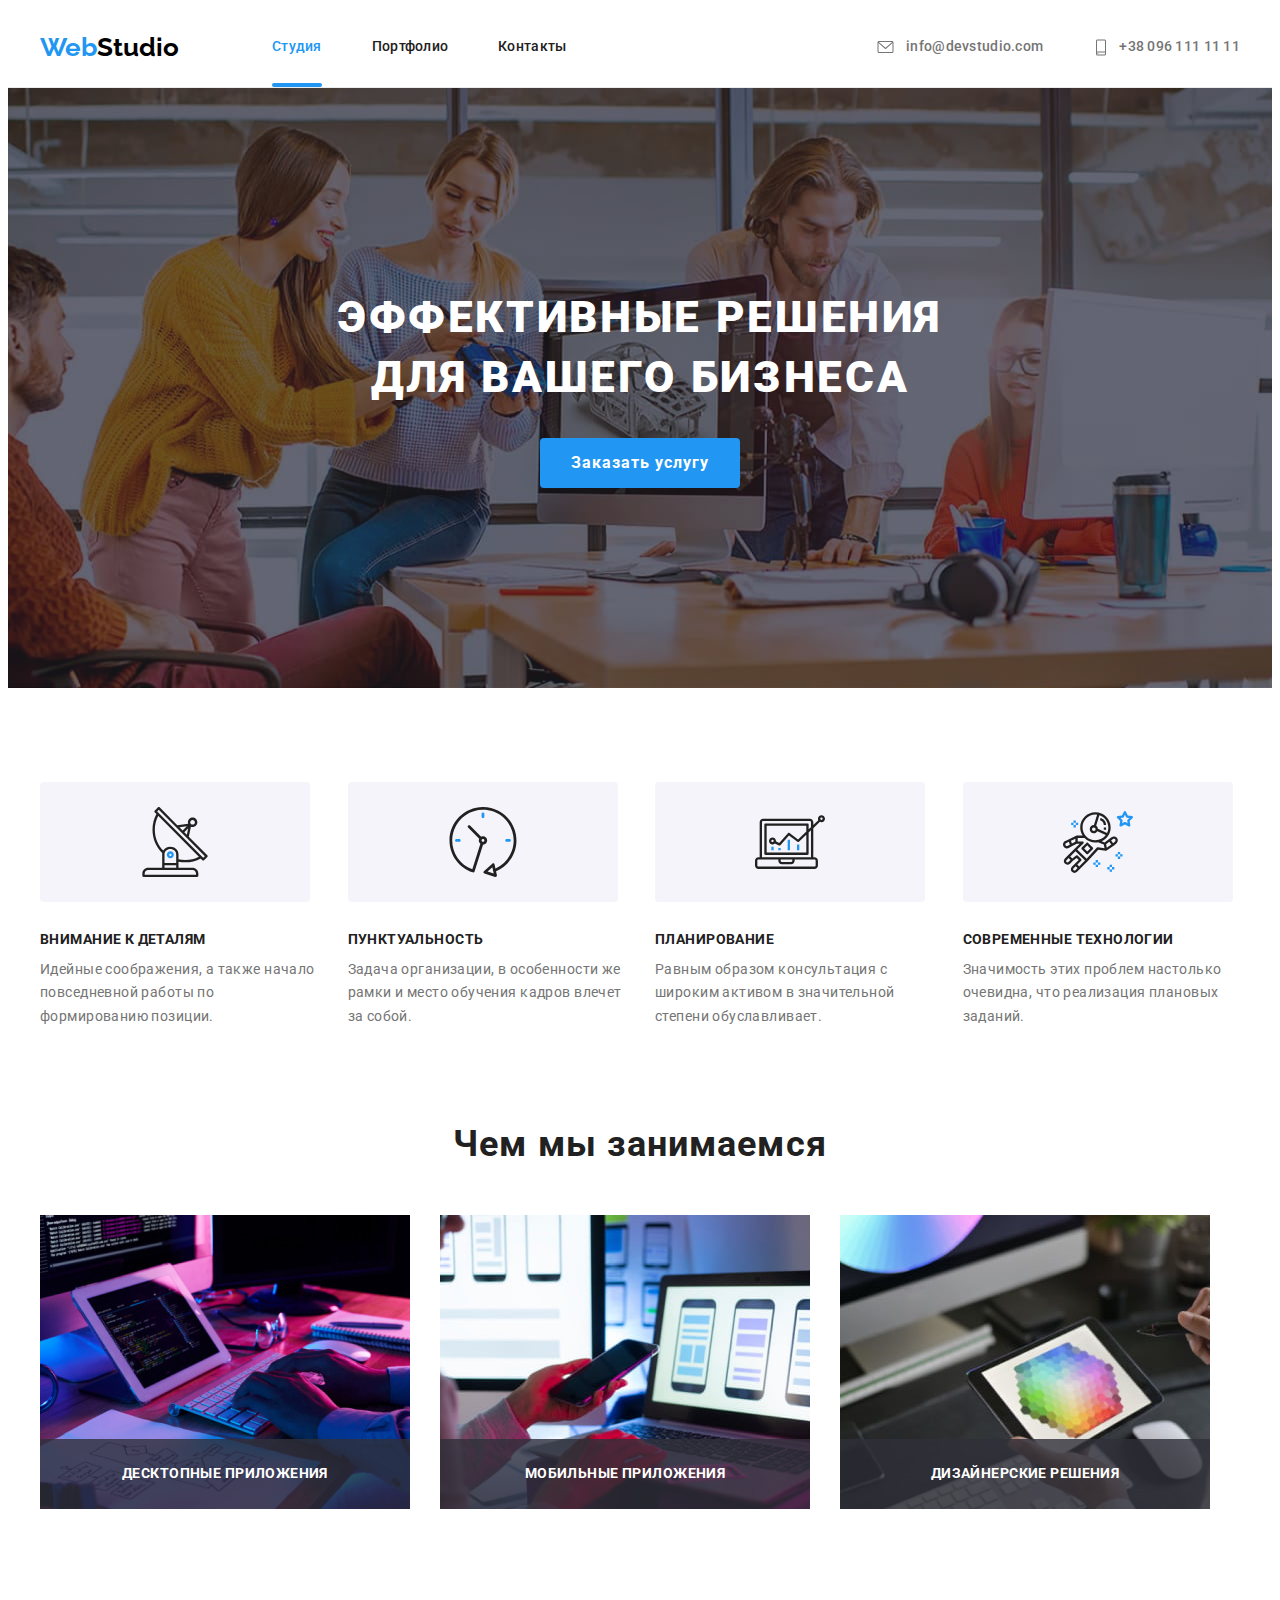
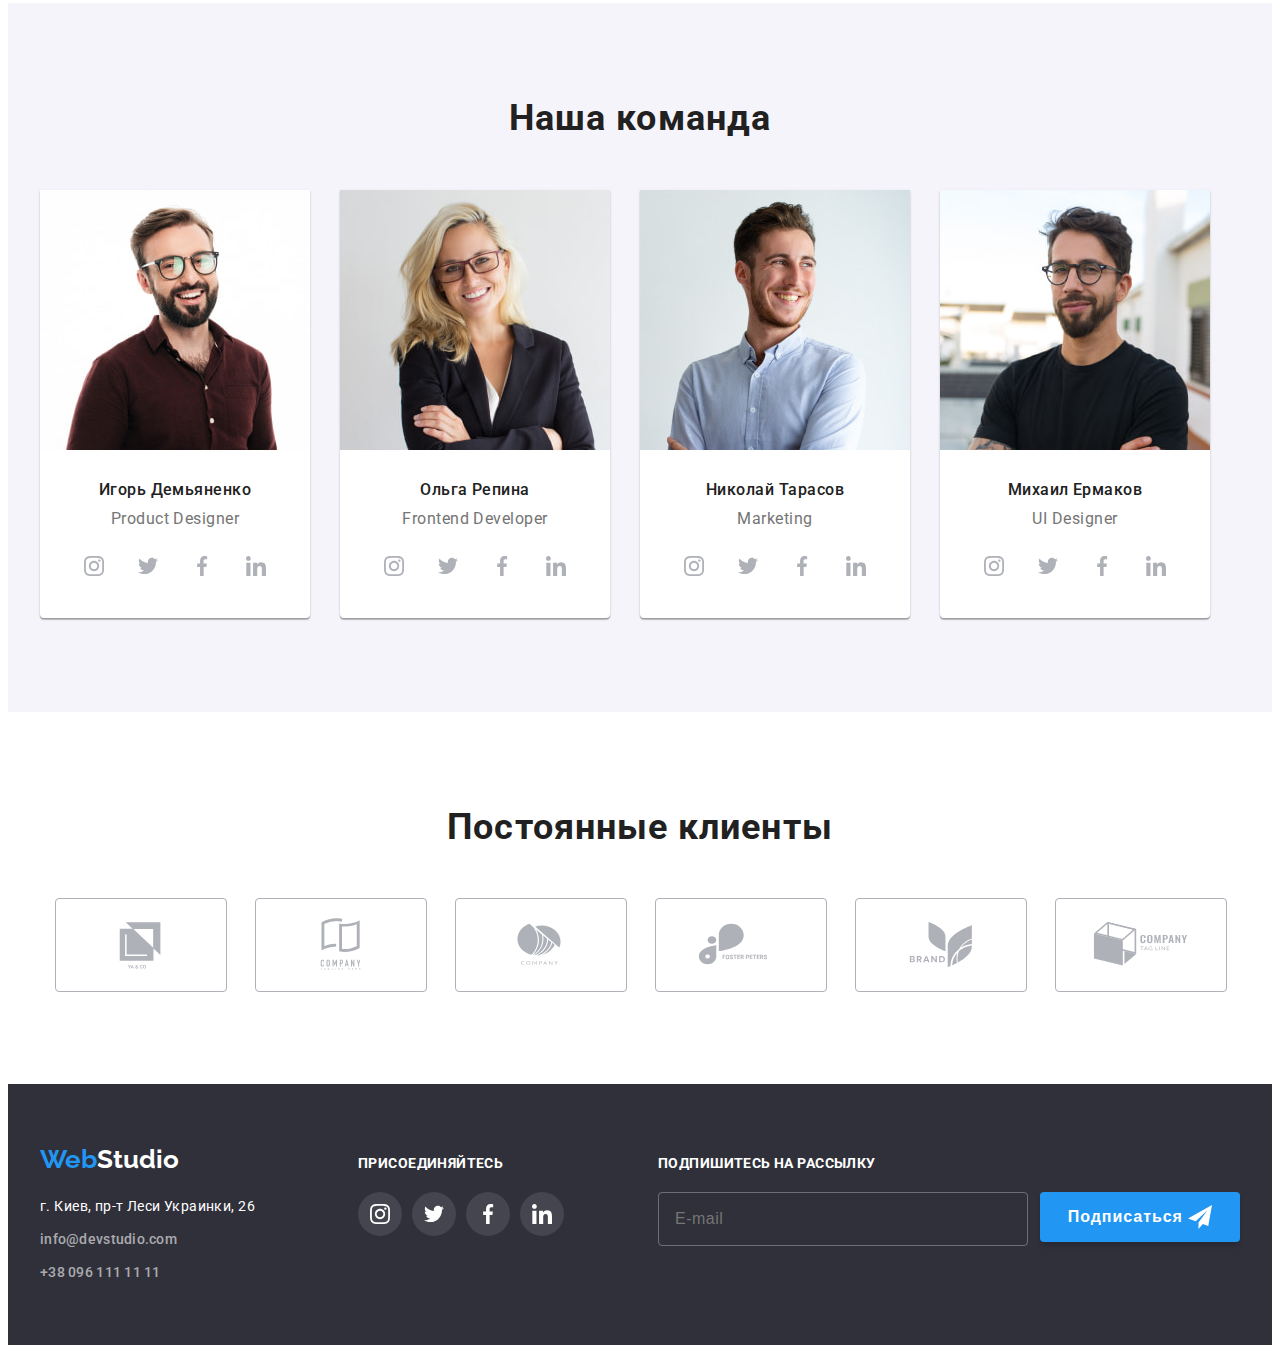
<file: index.html>
<!DOCTYPE html>
<html lang="ru">
  <head>
    <meta charset="UTF-8" />
    <meta http-equiv="X-UA-Compatible" content="IE=edge" />
    <meta name="viewport" content="width=device-width, initial-scale=1.0" />
    <link rel="preconnect" href="https://fonts.googleapis.com" />
    <link rel="preconnect" href="https://fonts.gstatic.com" crossorigin />
    <link
      href="https://fonts.googleapis.com/css2?family=Raleway:wght@700&family=Roboto:wght@400;500;700;900&display=swap"
      rel="stylesheet"
    />
    <title>Студия</title>
    <link
      rel="stylesheet"
      href="https://cdnjs.cloudflare.com/ajax/libs/modern-normalize/1.1.0/modern-normalize.min.css"
      integrity="sha512-wpPYUAdjBVSE4KJnH1VR1HeZfpl1ub8YT/NKx4PuQ5NmX2tKuGu6U/JRp5y+Y8XG2tV+wKQpNHVUX03MfMFn9Q=="
      crossorigin="anonymous"
      referrerpolicy="no-referrer"
    />
    <link rel="stylesheet" href="./css/styles.css" />
  </head>
  <body>
    <header class="header">
      <div class="container header-main">
        <a lang="en" class="logo-header" href="./index.html">
          <span class="logo-blue">Web</span>Studio
        </a>
        <nav class="header-nav">
          <ul class="nav-list list">
            <li class="header-nav-item">
              <a href="./index.html" class="header-link link current">Студия</a>
            </li>
            <li class="header-nav-item">
              <a href="./portfolio.html" class="header-link link">Портфолио</a>
            </li>
            <li class="header-nav-item">
              <a href="./" class="header-link link">Контакты</a>
            </li>
          </ul>
        </nav>
        <ul class="contacts-nav list">
          <li class="contacts-nav-item">
            <a href="mailto:info@devstudio.com" class="header-link mail link">
              <svg class="mail-icon" width="21" height="16">
                <use href="./images/icons.svg#icon-envelope"></use>
              </svg>
              info@devstudio.com</a
            >
          </li>
          <li class="contacts-nav-item">
            <a href="tel:+380961111111" class="header-link tel link">
              <svg class="tel-icon" width="16" height="21">
                <use href="./images/icons.svg#icon-smartphone"></use>
              </svg>
              +38 096 111 11 11</a
            >
          </li>
        </ul>
      </div>
    </header>

    <main>
      <section class="hero">
        <div class="container">
          <h1 class="hero-title">
            Эффективные решения
            <br />
            для вашего бизнеса
          </h1>

          <button type="button" class="hero-btn btn" data-modal-open>
            Заказать услугу
          </button>
        </div>
      </section>

      <!--Особенности-->
      <section class="section">
        <div class="container">
          <h2 class="visually-hidden">Особенности</h2>
          <ul class="features list">
            <li class="features-item">
              <div class="features-bgr">
                <svg class="features-icon" width="70" height="70">
                  <use href="./images/icons.svg#icon-antenna"></use>
                </svg>
              </div>
              <h3 class="features-title">Внимание к деталям</h3>
              <p class="features-text">
                Идейные соображения, а также начало повседневной работы по
                формированию позиции.
              </p>
            </li>
            <li class="features-item">
              <div class="features-bgr">
                <svg class="features-icon" width="70" height="70">
                  <use href="./images/icons.svg#icon-clock"></use>
                </svg>
              </div>
              <h3 class="features-title">Пунктуальность</h3>
              <p class="features-text">
                Задача организации, в особенности же рамки и место обучения
                кадров влечет за собой.
              </p>
            </li>
            <li class="features-item">
              <div class="features-bgr">
                <svg class="features-icon" width="70" height="70">
                  <use href="./images/icons.svg#icon-diagram"></use>
                </svg>
              </div>
              <h3 class="features-title">Планирование</h3>
              <p class="features-text">
                Равным образом консультация с широким активом в значительной
                степени обуславливает.
              </p>
            </li>
            <li class="features-item">
              <div class="features-bgr">
                <svg class="features-icon" width="70" height="70">
                  <use href="./images/icons.svg#icon-astronaut"></use>
                </svg>
              </div>
              <h3 class="features-title">Современные технологии</h3>
              <p class="features-text">
                Значимость этих проблем настолько очевидна, что реализация
                плановых заданий.
              </p>
            </li>
          </ul>
        </div>
      </section>
      <!--Чем мы занимаемся-->
      <section class="section about-us">
        <div class="container">
          <h2 class="work-title title">Чем мы занимаемся</h2>
          <ul class="work-list list">
            <li class="work-item">
              <img
                class="work-img"
                src="./images/img.jpg"
                alt="изображение планшета"
                width="370"
                height="294"
              />
              <p class="work-text">Десктопные приложения</p>
            </li>
            <li class="work-item">
              <img
                class="work-img"
                src="./images/img-1.jpg"
                alt="изображение телефона"
                width="370"
                height="294"
              />
              <p class="work-text">Мобильные приложения</p>
            </li>
            <li class="work-item">
              <img
                class="work-img"
                src="./images/img-2.jpg"
                alt="изображение цветовой палитры"
                width="370"
                height="294"
              />
              <p class="work-text">Дизайнерские решения</p>
            </li>
          </ul>
        </div>
      </section>
      <!--Наша команда-->
      <section class="section team-section">
        <div class="container">
          <h2 class="team-title title">Наша команда</h2>
          <ul class="team list">
            <li class="team-item">
              <img
                class="team-img"
                src="./images/img-3.jpg"
                alt="фотография прожект менеджера"
                width="270"
                height="260"
              />
              <div class="team-content">
                <h3 class="team-after-title">Игорь Демьяненко</h3>
                <p class="team-tex">Product Designer</p>
                <ul class="team-social list">
                  <li class="team-social-item">
                    <a href=" " class="team-social-link link">
                      <svg class="team-social-icon" width="20" height="20">
                        <use href="./images/icons.svg#icon-instagram"></use>
                      </svg>
                    </a>
                  </li>
                  <li class="team-social-item">
                    <a href=" " class="team-social-link link">
                      <svg class="team-social-icon" width="20" height="20">
                        <use href="./images/icons.svg#icon-twitter"></use>
                      </svg>
                    </a>
                  </li>
                  <li class="team-social-item">
                    <a href=" " class="team-social-link link">
                      <svg class="team-social-icon" width="20" height="20">
                        <use href="./images/icons.svg#icon-facebook"></use>
                      </svg>
                    </a>
                  </li>
                  <li class="team-social-item">
                    <a href=" " class="team-social-link link">
                      <svg class="team-social-icon" width="20" height="20">
                        <use href="./images/icons.svg#icon-linkedin"></use>
                      </svg>
                    </a>
                  </li>
                </ul>
              </div>
            </li>
            <li class="team-item">
              <img
                class="team-img"
                src="./images/img-4.jpg"
                alt="фотография фронденд разработчика"
                width="270"
                height="260"
              />
              <div class="team-content">
                <h3 class="team-after-title">Ольга Репина</h3>
                <p class="team-tex">Frontend Developer</p>
                <ul class="team-social list">
                  <li class="team-social-item">
                    <a href=" " class="team-social-link link">
                      <svg class="team-social-icon" width="20" height="20">
                        <use href="./images/icons.svg#icon-instagram"></use>
                      </svg>
                    </a>
                  </li>
                  <li class="team-social-item">
                    <a href=" " class="team-social-link link">
                      <svg class="team-social-icon" width="20" height="20">
                        <use href="./images/icons.svg#icon-twitter"></use>
                      </svg>
                    </a>
                  </li>
                  <li class="team-social-item">
                    <a href=" " class="team-social-link link">
                      <svg class="team-social-icon" width="20" height="20">
                        <use href="./images/icons.svg#icon-facebook"></use>
                      </svg>
                    </a>
                  </li>
                  <li class="team-social-item">
                    <a href=" " class="team-social-link link">
                      <svg class="team-social-icon" width="20" height="20">
                        <use href="./images/icons.svg#icon-linkedin"></use>
                      </svg>
                    </a>
                  </li>
                </ul>
              </div>
            </li>
            <li class="team-item">
              <img
                class="team-img"
                src="./images/img-5.jpg"
                alt="фотография маркетолога"
                width="270"
                height="260"
              />
              <div class="team-content">
                <h3 class="team-after-title">Николай Тарасов</h3>
                <p class="team-tex">Marketing</p>
                <ul class="team-social list">
                  <li class="team-social-item">
                    <a href=" " class="team-social-link link">
                      <svg class="team-social-icon" width="20" height="20">
                        <use href="./images/icons.svg#icon-instagram"></use>
                      </svg>
                    </a>
                  </li>
                  <li class="team-social-item">
                    <a href=" " class="team-social-link link">
                      <svg class="team-social-icon" width="20" height="20">
                        <use href="./images/icons.svg#icon-twitter"></use>
                      </svg>
                    </a>
                  </li>
                  <li class="team-social-item">
                    <a href=" " class="team-social-link link">
                      <svg class="team-social-icon" width="20" height="20">
                        <use href="./images/icons.svg#icon-facebook"></use>
                      </svg>
                    </a>
                  </li>
                  <li class="team-social-item">
                    <a href=" " class="team-social-link link">
                      <svg class="team-social-icon" width="20" height="20">
                        <use href="./images/icons.svg#icon-linkedin"></use>
                      </svg>
                    </a>
                  </li>
                </ul>
              </div>
            </li>
            <li class="team-item">
              <img
                class="team-img"
                src="./images/img-6.jpg"
                alt="фотография дизайнера"
                width="270"
                height="260"
              />
              <div class="team-content">
                <h3 class="team-after-title">Михаил Ермаков</h3>
                <p class="team-tex">UI Designer</p>
                <ul class="team-social list">
                  <li class="team-social-item">
                    <a href=" " class="team-social-link link">
                      <svg class="team-social-icon" width="20" height="20">
                        <use href="./images/icons.svg#icon-instagram"></use>
                      </svg>
                    </a>
                  </li>
                  <li class="team-social-item">
                    <a href=" " class="team-social-link link">
                      <svg class="team-social-icon" width="20" height="20">
                        <use href="./images/icons.svg#icon-twitter"></use>
                      </svg>
                    </a>
                  </li>
                  <li class="team-social-item">
                    <a href=" " class="team-social-link link">
                      <svg class="team-social-icon" width="20" height="20">
                        <use href="./images/icons.svg#icon-facebook"></use>
                      </svg>
                    </a>
                  </li>
                  <li class="team-social-item">
                    <a href=" " class="team-social-link link">
                      <svg class="team-social-icon" width="20" height="20">
                        <use href="./images/icons.svg#icon-linkedin"></use>
                      </svg>
                    </a>
                  </li>
                </ul>
              </div>
            </li>
          </ul>
        </div>
      </section>
      <!--Клиенты-->
      <section class="section clients">
        <div class="container">
          <h2 class="title-clients title">Постоянные клиенты</h2>
          <ul class="clients-list list">
            <li class="clients-item">
              <a href="" class="clients-link link">
                <svg class="clients-icon" width="106" height="60">
                  <use href="./images/icons.svg#icon-Logo_1"></use>
                </svg>
              </a>
            </li>
            <li class="clients-item">
              <a href="" class="clients-link link">
                <svg class="clients-icon" width="106" height="60">
                  <use href="./images/icons.svg#icon-Logo_2"></use>
                </svg>
              </a>
            </li>
            <li class="clients-item">
              <a href="" class="clients-link link">
                <svg class="clients-icon" width="106" height="60">
                  <use href="./images/icons.svg#icon-Logo_3"></use>
                </svg>
              </a>
            </li>
            <li class="clients-item">
              <a href="" class="clients-link link">
                <svg class="clients-icon" width="106" height="60">
                  <use href="./images/icons.svg#icon-Logo_4"></use>
                </svg>
              </a>
            </li>
            <li class="clients-item">
              <a href="" class="clients-link link">
                <svg class="clients-icon" width="106" height="60">
                  <use href="./images/icons.svg#icon-Logo_5"></use>
                </svg>
              </a>
            </li>
            <li class="clients-item">
              <a href="" class="clients-link link">
                <svg class="clients-icon" width="106" height="60">
                  <use href="./images/icons.svg#icon-Logo_6"></use>
                </svg>
              </a>
            </li>
          </ul>
        </div>
      </section>
    </main>
    <!--Подвал-->
    <footer class="footer">
      <div class="container footer-container">
        <div class="footer-container-nav">
          <a lang="en" class="logo-footer" href="./index.html">
            <span class="logo-blue">Web</span>Studio</a
          >

          <address class="footer-address">
            <ul class="footer-nav list">
              <li class="footer-nav-item">
                <a
                  class="footer-address address link"
                  href="https://goo.gl/maps/B6ewJvgk48bcKLAQ6"
                  target="_blank"
                  rel="noopener nofollow noreferr"
                  >г. Киев, пр-т Леси Украинки, 26</a
                >
              </li>
              <li class="footer-nav-item">
                <a
                  href="mailto:info@devstudio.com"
                  class="footer-link mail link"
                  >info@devstudio.com</a
                >
              </li>
              <li class="footer-nav-item">
                <a href="tel:+380961111111" class="footer-link tel link"
                  >+38 096 111 11 11</a
                >
              </li>
            </ul>
          </address>
        </div>
        <div class="footer-social-block">
          <h2 class="footer-title">присоединяйтесь</h2>
          <ul class="footer-social list">
            <li class="footer-social-item">
              <a href=" " class="footer-social-link link">
                <svg class="footer-social-icon" width="20" height="20">
                  <use href="./images/icons.svg#icon-instagram"></use>
                </svg>
              </a>
            </li>
            <li class="footer-social-item">
              <a href=" " class="footer-social-link link">
                <svg class="footer-social-icon" width="20" height="20">
                  <use href="./images/icons.svg#icon-twitter"></use>
                </svg>
              </a>
            </li>
            <li class="footer-social-item">
              <a href=" " class="footer-social-link link">
                <svg class="footer-social-icon" width="20" height="20">
                  <use href="./images/icons.svg#icon-facebook"></use>
                </svg>
              </a>
            </li>
            <li class="footer-social-item">
              <a href=" " class="footer-social-link link">
                <svg class="footer-social-icon" width="20" height="20">
                  <use href="./images/icons.svg#icon-linkedin"></use>
                </svg>
              </a>
            </li>
          </ul>
        </div>
        <div class="subscrible">
          <p class="subscrible-title">Подпишитесь на рассылку</p>
          <div class="modal-subscribe">
            <form class="subscrible-form">
              <div class="subscrible-box">
                <label class="subscrible-lable visually-hidden" for="mail"
                  >E-mail</label
                >
                <input
                  type="email"
                  class="footer-input"
                  name="user-email"
                  id="mail"
                  required
                  placeholder="E-mail "
                />
                <button type="submit" class="btn-footer-send">
                  Подписаться
                  <svg class="footer-modal-icon" width="24" height="24">
                    <use href="./images/icons.svg#icon-icon-send"></use>
                  </svg>
                </button>
              </div>
            </form>
          </div>
        </div>
      </div>
    </footer>
    <!--Modal-->
    <div class="backdrop is-hidden" data-modal>
      <div class="modal">
        <button type="button" class="modal-close" data-modal-close>
          <svg class="btn-modal-close" width="18" height="18">
            <use href="./images/icons.svg#icon-close-black"></use>
          </svg>
        </button>
        <p class="modal-title">Оставьте свои данные, мы вам перезвоним</p>
        <form class="modal-form">
          <div class="modal-field">
            <label class="modal-label" for="user-name"> Имя</label>
            <div class="input-wrap">
              <input
                type="text"
                class="modal-input"
                name="user-name"
                placeholder="Введите имя"
                required
                id="user-name"
              />
              <svg class="input-icon" width="18" height="18">
                <use href="./images/icons.svg#icon-person-mod"></use>
              </svg>
            </div>
          </div>
          <div class="modal-field">
            <label class="modal-label" for="user-tel">Телефон</label>
            <div class="input-wrap">
              <input
                type="tel"
                class="modal-input"
                placeholder="Введите номер телефона"
                name="user-tel"
                id="user-tel"
                required
                value=""
                title="+380 (96) 111-11-11"
              />
              <svg class="input-icon" width="18" height="18">
                <use href="./images/icons.svg#icon-phone-mod"></use>
              </svg>
            </div>
          </div>
          <div class="modal-field">
            <label class="modal-label" for="user-email">Почта</label>
            <div class="input-wrap">
              <input
                type="email"
                class="modal-input"
                name="user-email"
                placeholder="Введите почту"
                id="user-email"
              />
              <svg class="input-icon" width="18" height="18">
                <use href="./images/icons.svg#icon-email-mod"></use>
              </svg>
            </div>
          </div>

          <div class="modal-field">
            <label class="modal-label" for="user-text">Комментарий</label>
            <textarea
              name="user-text"
              id="user-text"
              placeholder="Введите текст"
              class="modal-text"
            ></textarea>
          </div>
          <div class="modal-field-chek">
            <input
              type="checkbox"
              name="policy"
              id="policy"
              class="modal-check visually-hidden"
              value="true"
            />
            <label for="policy" class="check-text">
              <span>
                <svg class="check-icon" width="13" height="10">
                  <use href="./images/icons.svg#icon-check-mod"></use>
                </svg>
              </span>
              Соглашаюсь с рассылкой и принимаю &ensp;

              <a href="" class="modal-link">Условия договора</a></label
            >
          </div>

          <button type="submit" class="hero-btn">Отправить</button>
        </form>
      </div>
    </div>
    <script src="./js/modal.js"></script>
  </body>
</html>
</file>
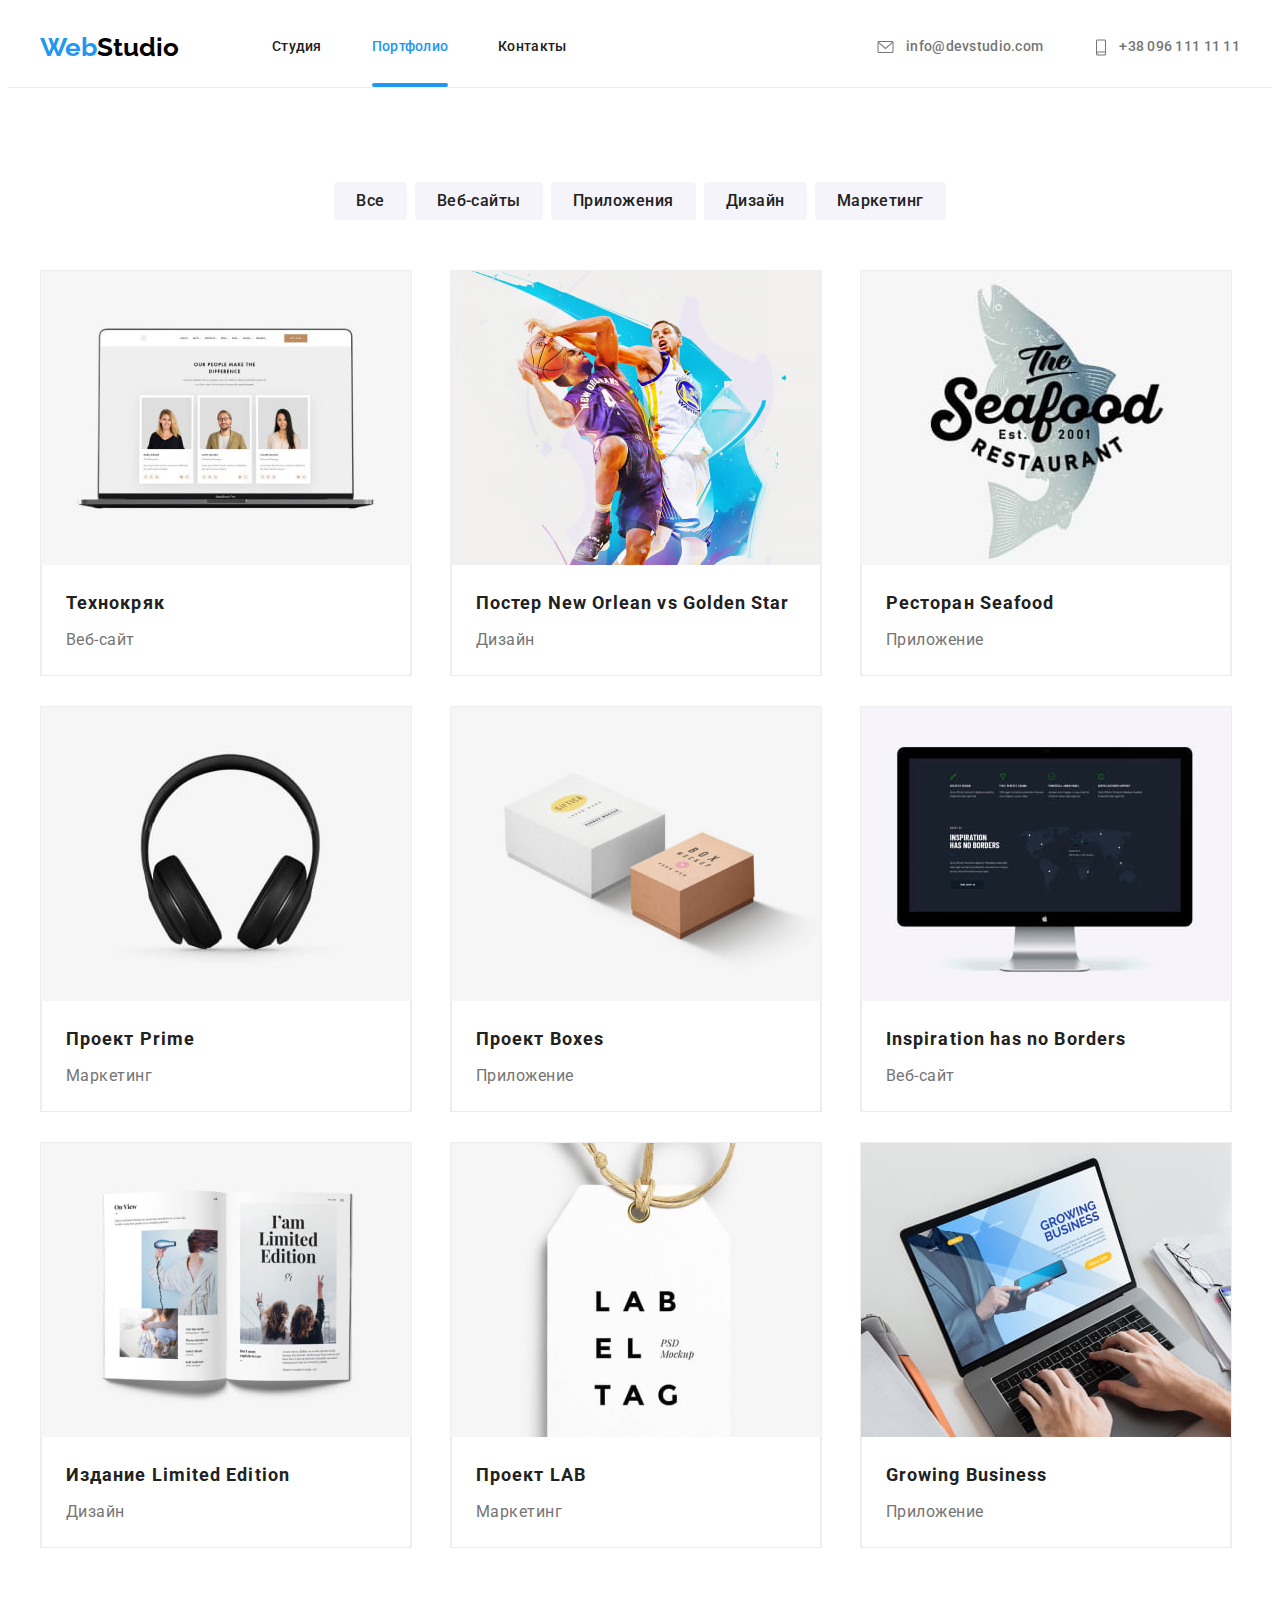
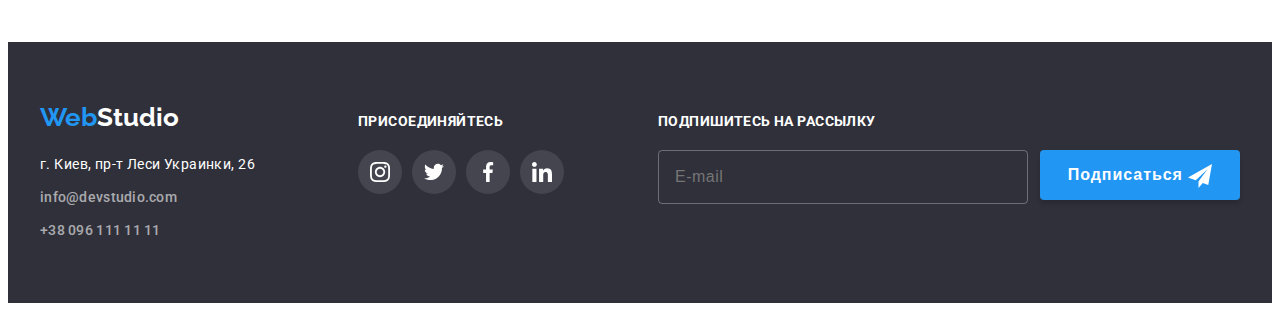
<file: portfolio.html>
<!DOCTYPE html>
<html lang="ru">
  <head>
    <meta charset="UTF-8" />
    <meta http-equiv="X-UA-Compatible" content="IE=edge" />
    <meta name="viewport" content="width=device-width, initial-scale=1.0" />
    <link rel="preconnect" href="https://fonts.googleapis.com" />
    <link rel="preconnect" href="https://fonts.gstatic.com" crossorigin />
    <link
      href="https://fonts.googleapis.com/css2?family=Raleway:wght@700&family=Roboto:wght@400;500;700;900&display=swap"
      rel="stylesheet"
    />
    <title>Портфолио</title>
    <link
      rel="stylesheet"
      href="https://cdnjs.cloudflare.com/ajax/libs/modern-normalize/1.1.0/modern-normalize.min.css"
      integrity="sha512-wpPYUAdjBVSE4KJnH1VR1HeZfpl1ub8YT/NKx4PuQ5NmX2tKuGu6U/JRp5y+Y8XG2tV+wKQpNHVUX03MfMFn9Q=="
      crossorigin="anonymous"
      referrerpolicy="no-referrer"
    />
    <link rel="stylesheet" href="./css/styles.css" />
  </head>
  <body>
    <header class="header">
      <div class="container header-main">
        <a lang="en" class="logo-header" href="./index.html">
          <span class="logo-blue">Web</span>Studio
        </a>
        <nav class="header-nav">
          <ul class="nav-list list">
            <li class="header-nav-item">
              <a href="./index.html" class="header-link link">Студия</a>
            </li>
            <li class="header-nav-item">
              <a href="./portfolio.html" class="header-link link current"
                >Портфолио</a
              >
            </li>
            <li class="header-nav-item">
              <a href="./" class="header-link link">Контакты</a>
            </li>
          </ul>
        </nav>
        <ul class="contacts-nav list">
          <li class="contacts-nav-item">
            <a href="mailto:info@devstudio.com" class="header-link mail link">
              <svg class="mail-icon" width="21" height="16">
                <use href="./images/icons.svg#icon-envelope"></use>
              </svg>
              info@devstudio.com</a
            >
          </li>
          <li class="contacts-nav-item">
            <a href="tel:+380961111111" class="header-link tel link"
              ><svg class="tel-icon" width="16" height="21">
                <use href="./images/icons.svg#icon-smartphone"></use>
              </svg>
              +38 096 111 11 11</a
            >
          </li>
        </ul>
      </div>
    </header>

    <main>
      <section class="section">
        <div class="container">
          <h1 class="visually-hidden">Примеры портфолио</h1>
          <ul class="filter list">
            <li class="filter-item">
              <button type="button" class="portfolio-btn">Все</button>
            </li>
            <li class="filter-item">
              <button type="button" class="portfolio-btn">Веб-сайты</button>
            </li>
            <li class="filter-item">
              <button type="button" class="portfolio-btn">Приложения</button>
            </li>
            <li class="filter-item">
              <button type="button" class="portfolio-btn">Дизайн</button>
            </li>
            <li class="filter-item">
              <button type="button" class="portfolio-btn">Маркетинг</button>
            </li>
          </ul>
          <ul class="projects list">
            <li class="projects-item">
              <a class="projects-link link" href="">
                <div class="projects-top-wrap">
                  <img
                    class="projects-img"
                    src="./images/img-portfolio-1.jpg"
                    alt="Пример работы 1"
                    width="370"
                    height="294"
                  />
                  <p class="projects-top-text">
                    Ресурс предлагает комплексные предложения с разным уровнем
                    функционала и сервисов. Все это позволит посетителю получить
                    исчерпывающие сведения о компании или частном лице.
                  </p>
                </div>

                <div class="projects-content">
                  <h2 class="projects-title">Технокряк</h2>
                  <p class="projects-text">Веб-сайт</p>
                </div>
              </a>
            </li>
            <li class="projects-item">
              <a class="projects-link link" href="">
                <div class="projects-top-wrap">
                  <img
                    class="projects-img"
                    src="./images/img-portfolio-2.jpg"
                    alt="Пример работы 2"
                    width="370"
                    height="294"
                  />
                  <p class="projects-top-text">
                    Ресурс предлагает комплексные предложения с разным уровнем
                    функционала и сервисов. Все это позволит посетителю получить
                    исчерпывающие сведения о компании или частном лице.
                  </p>
                </div>

                <div class="projects-content">
                  <h2 class="projects-title">
                    Постер New Orlean vs Golden Star
                  </h2>
                  <p class="projects-text">Дизайн</p>
                </div>
              </a>
            </li>
            <li class="projects-item">
              <a class="projects-link link" href="">
                <div class="projects-top-wrap">
                  <img
                    class="projects-img"
                    src="./images/img-portfolio-3.jpg"
                    alt="Пример работы 3"
                    width="370"
                    height="294"
                  />
                  <p class="projects-top-text">
                    Ресурс предлагает комплексные предложения с разным уровнем
                    функционала и сервисов. Все это позволит посетителю получить
                    исчерпывающие сведения о компании или частном лице.
                  </p>
                </div>

                <div class="projects-content">
                  <h2 class="projects-title">Ресторан Seafood</h2>
                  <p class="projects-text">Приложение</p>
                </div>
              </a>
            </li>
            <li class="projects-item">
              <a class="projects-link link" href="">
                <div class="projects-top-wrap">
                  <img
                    class="projects-img"
                    src="./images/img-portfolio-4.jpg"
                    alt="Пример работы 4"
                    width="370"
                    height="294"
                  />
                  <p class="projects-top-text">
                    Ресурс предлагает комплексные предложения с разным уровнем
                    функционала и сервисов. Все это позволит посетителю получить
                    исчерпывающие сведения о компании или частном лице.
                  </p>
                </div>
                <div class="projects-content">
                  <h2 class="projects-title">Проект Prime</h2>
                  <p class="projects-text">Маркетинг</p>
                </div>
              </a>
            </li>
            <li class="projects-item">
              <a class="projects-link link" href="">
                <div class="projects-top-wrap">
                  <img
                    class="projects-img"
                    src="./images/img-portfolio-5.jpg"
                    alt="Пример работы 5"
                    width="370"
                    height="294"
                  />
                  <p class="projects-top-text">
                    Ресурс предлагает комплексные предложения с разным уровнем
                    функционала и сервисов. Все это позволит посетителю получить
                    исчерпывающие сведения о компании или частном лице.
                  </p>
                </div>
                <div class="projects-content">
                  <h2 class="projects-title">Проект Boxes</h2>
                  <p class="projects-text">Приложение</p>
                </div>
              </a>
            </li>
            <li class="projects-item">
              <a class="projects-link link" href="">
                <div class="projects-top-wrap">
                  <img
                    class="projects-img"
                    src="./images/img-portfolio-6.jpg"
                    alt="Пример работы 6"
                    width="370"
                    height="294"
                  />
                  <p class="projects-top-text">
                    Ресурс предлагает комплексные предложения с разным уровнем
                    функционала и сервисов. Все это позволит посетителю получить
                    исчерпывающие сведения о компании или частном лице.
                  </p>
                </div>
                <div class="projects-content">
                  <h2 class="projects-title">Inspiration has no Borders</h2>
                  <p class="projects-text">Веб-сайт</p>
                </div>
              </a>
            </li>
            <li class="projects-item">
              <a class="projects-link link" href="">
                <div class="projects-top-wrap">
                  <img
                    class="projects-img"
                    src="./images/img-portfolio-7.jpg"
                    alt="Пример работы 7"
                    width="370"
                    height="294"
                  />
                  <p class="projects-top-text">
                    Ресурс предлагает комплексные предложения с разным уровнем
                    функционала и сервисов. Все это позволит посетителю получить
                    исчерпывающие сведения о компании или частном лице.
                  </p>
                </div>

                <div class="projects-content">
                  <h2 class="projects-title">Издание Limited Edition</h2>
                  <p class="projects-text">Дизайн</p>
                </div>
              </a>
            </li>
            <li class="projects-item">
              <a class="projects-link link" href="">
                <div class="projects-top-wrap">
                  <img
                    class="projects-img"
                    src="./images/img-portfolio-8.jpg"
                    alt="Пример работы 8"
                    width="370"
                    height="294"
                  />
                  <p class="projects-top-text">
                    Ресурс предлагает комплексные предложения с разным уровнем
                    функционала и сервисов. Все это позволит посетителю получить
                    исчерпывающие сведения о компании или частном лице.
                  </p>
                </div>
                <div class="projects-content">
                  <h2 class="projects-title">Проект LAB</h2>
                  <p class="projects-text">Маркетинг</p>
                </div>
              </a>
            </li>
            <li class="projects-item">
              <a class="projects-link link" href="">
                <div class="projects-top-wrap">
                  <img
                    class="projects-img"
                    src="./images/img-portfolio-9.jpg"
                    alt="Пример работы 9"
                    width="370"
                    height="294"
                  />
                  <p class="projects-top-text">
                    Ресурс предлагает комплексные предложения с разным уровнем
                    функционала и сервисов. Все это позволит посетителю получить
                    исчерпывающие сведения о компании или частном лице.
                  </p>
                </div>

                <div class="projects-content">
                  <h2 class="projects-title">Growing Business</h2>
                  <p class="projects-text">Приложение</p>
                </div>
              </a>
            </li>
          </ul>
        </div>
      </section>
    </main>
    <!--Подвал-->
    <footer class="footer">
      <div class="container footer-container">
        <div class="footer-container-nav">
          <a lang="en" class="logo-footer" href="./index.html">
            <span class="logo-blue">Web</span>Studio</a
          >

          <address class="footer-address">
            <ul class="footer-nav list">
              <li class="footer-nav-item">
                <a
                  class="footer-address address link"
                  href="https://goo.gl/maps/B6ewJvgk48bcKLAQ6"
                  target="_blank"
                  rel="noopener nofollow noreferr"
                  >г. Киев, пр-т Леси Украинки, 26</a
                >
              </li>
              <li class="footer-nav-item">
                <a
                  href="mailto:info@devstudio.com"
                  class="footer-link mail link"
                  >info@devstudio.com</a
                >
              </li>
              <li class="footer-nav-item">
                <a href="tel:+380961111111" class="footer-link tel link"
                  >+38 096 111 11 11</a
                >
              </li>
            </ul>
          </address>
        </div>
        <div class="footer-social-block">
          <h2 class="footer-title">присоединяйтесь</h2>
          <ul class="footer-social list">
            <li class="footer-social-item">
              <a href=" " class="footer-social-link link">
                <svg class="footer-social-icon" width="20" height="20">
                  <use href="./images/icons.svg#icon-instagram"></use>
                </svg>
              </a>
            </li>
            <li class="footer-social-item">
              <a href=" " class="footer-social-link link">
                <svg class="footer-social-icon" width="20" height="20">
                  <use href="./images/icons.svg#icon-twitter"></use>
                </svg>
              </a>
            </li>
            <li class="footer-social-item">
              <a href=" " class="footer-social-link link">
                <svg class="footer-social-icon" width="20" height="20">
                  <use href="./images/icons.svg#icon-facebook"></use>
                </svg>
              </a>
            </li>
            <li class="footer-social-item">
              <a href=" " class="footer-social-link link">
                <svg class="footer-social-icon" width="20" height="20">
                  <use href="./images/icons.svg#icon-linkedin"></use>
                </svg>
              </a>
            </li>
          </ul>
        </div>
        <div class="subscrible">
          <p class="subscrible-title">Подпишитесь на рассылку</p>
          <div class="modal-subscribe">
            <form class="subscrible-form">
              <div class="subscrible-box">
                <label class="subscrible-lable visually-hidden" for="mail"
                  >E-mail</label
                >
                <input
                  type="email"
                  class="footer-input"
                  name="user-email"
                  id="mail"
                  required
                  placeholder="E-mail "
                />
                <button type="submit" class="btn-footer-send">
                  Подписаться
                  <svg class="footer-modal-icon" width="24" height="24">
                    <use href="./images/icons.svg#icon-icon-send"></use>
                  </svg>
                </button>
              </div>
            </form>
          </div>
        </div>
      </div>
    </footer>
  </body>
</html>
</file>
<file: css/styles.css>
:root {
  --first-title-color: #757575;
  --second-title-color: #212121;
  --third-title-color: #ffffff;
  --add-title-color: rgba(255, 255, 255, 0.6);
  --first-btn-color: #212121;
  --second-btn-color: #ffffff;
  --background-btn-color: #f5f4fa;
  --accent-color: #2196f3;
  --second-accent-color: #188ce8;
  --first-background-color: #ffffff;
  --second-background-color: #2f303a;
  --third-background-color: #f5f4fa;
  --black-color: #000000;
  --time: 250ms;
  --time-function: cubic-bezier(0.4, 0, 0.2, 1);
}

p,
h1,
h2,
h3,
h4,
h5,
h6 {
  margin: 0;
}

ul,
ol {
  margin: 0;
  padding-left: 0;
}

a {
  color: currentColor;
}

img {
  display: block;
  max-width: 100%;
  height: auto;
}
li {
  display: list-item;
}

body {
  background-color: var(--first-background-color);
  font-family: 'Roboto', sans-serif;
  color: var(--first-title-color);
}

.visually-hidden {
  position: absolute;
  width: 1px;
  height: 1px;
  margin: -1px;
  border: 0;
  padding: 0;
  white-space: nowrap;
  clip-path: inset(100%);
  clip: rect(0 0 0 0);
  overflow: hidden;
}

.list {
  list-style: none;
}
.link {
  text-decoration: none;
  font-style: normal;
  color: inherit;
}
.title {
  font-weight: 700;
  font-size: 36px;
  line-height: 1.17;
  text-align: center;
  letter-spacing: 0.03em;
  color: var(--first-btn-color);
}
.container {
  width: 1200px;
  margin-left: auto;
  margin-right: auto;
  padding-left: 15px;
  padding-right: 15px;
  /*outline: 2px solid red;*/
}
.section {
  padding-top: 94px;
  padding-bottom: 94px;
}

/*site nav*/

.header-nav-link {
  display: block;
  padding-top: 21px;
  padding-bottom: 21px;
}
.header-link {
  color: var(--second-title-color);

  transition-property: color;
  transition-duration: var(--time);
  transition-timing-function: var(--time-function);
}
.header-link:hover,
.header-link:focus {
  color: var(--accent-color);
}

.header-link.current {
  color: var(--accent-color);
}
.header-link,
.footer-link {
  font-weight: 500;
  font-size: 14px;
  line-height: 1.14;
  letter-spacing: 0.02em;
}
.header-link {
  display: flex;
  align-items: center;
}
.mail,
.tel {
  color: var(--first-title-color);
  transition-property: color, fill;
  transition-duration: var(--time);
  transition-timing-function: var(--time-function);
}
.mail-icon,
.tel-icon {
  fill: currentColor;
  margin-right: 10px;
}
.mail:hover,
.mail:focus,
.tel:hover,
.tel:focus,
.address:hover,
.address:focus {
  color: var(--accent-color);
}
.nav-list {
  display: flex;
}
.header-nav-item:not(:first-child) {
  margin-left: 50px;
}
/*contacts-nav*/
.contacts-nav {
  display: flex;
  align-items: center;
}
.contacts-nav-item:not(:first-child) {
  margin-left: 50px;
}
.current {
  position: relative;
}
.current::after {
  position: absolute;
  content: '';
  width: 100%;
  height: 4px;
  border-radius: 2px;
  left: 0;
  background-color: var(--accent-color);
  bottom: -32px;
}
/*header*/
.header-main {
  display: flex;
  align-items: center;
}

.header-main {
  padding-top: 24px;
  padding-bottom: 24px;
}
.contacts-nav {
  margin-left: auto;
}
.header {
  border-bottom: 1px solid #ececec;
}

/*logo*/
.logo-header,
.logo-footer {
  text-decoration: none;
  color: var(--black-color);
  font-family: 'Raleway', sans-serif;
  font-weight: 700;
  font-size: 26px;
  line-height: 1.19;
  margin-right: 93px;
  display: block;
}
.logo-footer {
  margin-right: 0px;
}
.logo-blue {
  color: var(--accent-color);
}
.logo-footer {
  color: var(--third-title-color);
  margin-bottom: 20px;
}

/*hero*/
.hero {
  background-color: var(--second-background-color);
  padding-top: 200px;
  padding-bottom: 200px;
  max-width: 1600px;

  background-image: linear-gradient(
      rgba(47, 48, 58, 0.4),
      rgba(47, 48, 58, 0.4)
    ),
    url(../images/hero-bgr.jpg);
  background-repeat: no-repeat;
  background-position: center;
  background-size: cover;
  margin-left: auto;
  margin-right: auto;
}
.hero-title {
  font-weight: 900;
  font-size: 44px;
  line-height: 1.36;
  text-align: center;
  letter-spacing: 0.06em;
  text-transform: uppercase;
  color: var(--third-title-color);
  display: block;
  max-width: 696px;
  margin-right: auto;
  margin-left: auto;
  margin-bottom: 30px;
}
/*buttons*/
.hero-btn {
  margin: 0 auto;
  display: block;
  font-family: inherit;
  font-weight: 700;
  font-size: 16px;
  line-height: 1.88;
  min-width: 200px;
  height: 50px;
  align-items: center;
  text-align: center;
  letter-spacing: 0.06em;
  cursor: pointer;
  border-style: none;
  border-radius: 4px;
  color: var(--second-btn-color);
  background-color: var(--accent-color);

  transition-property: background-color;
  transition-duration: var(--time);
  transition-timing-function: var(--time-function);
}
.hero-btn:hover,
.hero-btn:focus {
  background-color: var(--second-accent-color);
}
.portfolio-btn {
  font-family: inherit;
  font-weight: 500;
  font-size: 16px;
  line-height: 1.62;
  text-align: center;
  letter-spacing: 0.03em;
  cursor: pointer;
  border-style: none;
  border-radius: 4px;
  color: var(--first-btn-color);
  background-color: var(--background-btn-color);
  padding-top: 6px;
  padding-bottom: 6px;
  padding-left: 22px;
  padding-right: 22px;

  transition-property: color, background-color, box-shadow;
  transition-duration: var(--time);
  transition-timing-function: var(--time-function);
}

.portfolio-btn:hover,
.portfolio-btn:focus {
  background-color: var(--accent-color);
  color: var(--second-btn-color);
  box-shadow: 0px 3px 1px rgba(0, 0, 0, 0.1), 0px 1px 2px rgba(0, 0, 0, 0.08),
    0px 2px 2px rgba(0, 0, 0, 0.12);
}
/*Fetures*/
.features-title {
  font-weight: 700;
  font-size: 14px;
  line-height: 1.14;
  letter-spacing: 0.03em;
  text-transform: uppercase;
  color: var(--second-title-color);
}
.features-text {
  font-size: 14px;
  line-height: 1.71;
  letter-spacing: 0.03em;
}

.features {
  display: flex;
  column-gap: 30px;
}
.features-item {
  flex-basis: calc((100% - 90px) / 4);
}
.features-title {
  margin-bottom: 10px;
}
.features-bgr {
  display: flex;
  justify-content: center;
  align-items: center;
  width: 270px;
  height: 120px;
  background: #f5f4fa;
  border-radius: 4px;
  margin-bottom: 30px;
}
/*Work*/
.work-list {
  display: flex;
  column-gap: 30px;
}
.about-us {
  padding-top: 0px;
}
.work-title {
  text-align: center;
  margin-left: auto;
  margin-right: auto;
  margin-bottom: 50px;
}
.work-item {
  position: relative;
}
.work-text {
  position: absolute;
  width: 100%;
  height: 70px;
  bottom: 0;
  left: 0;
  display: flex;
  align-items: center;
  justify-content: center;
  font-weight: 700;
  font-size: 14px;
  line-height: 1.14;
  text-align: center;
  letter-spacing: 0.03em;
  text-transform: uppercase;
  color: var(--first-background-color);
  background-color: rgba(47, 48, 58, 0.8);
}
/*Team*/
.team {
  display: flex;
  gap: 30px;
}
.team-content {
  padding-top: 30px;
  padding-bottom: 30px;
}
.team-item {
  background: var(--first-background-color);
  box-shadow: 0px 1px 3px rgba(0, 0, 0, 0.12), 0px 1px 1px rgba(0, 0, 0, 0.14),
    0px 2px 1px rgba(0, 0, 0, 0.2);
  border-radius: 0px 0px 4px 4px;
}
.team-title {
  margin-bottom: 50px;
}
.team-section {
  background-color: var(--third-background-color);
}
.team-after-title {
  font-weight: 500;
  font-size: 16px;
  line-height: 1.19;
  text-align: center;
  letter-spacing: 0.03em;
  color: var(--second-title-color);
  margin-bottom: 10px;
}
.team-tex {
  font-size: 16px;
  line-height: 1.19;
  text-align: center;
  letter-spacing: 0.03em;
  margin-bottom: 16px;
}
.team-social {
  display: flex;
  justify-content: center;
  gap: 10px;
}
.team-social-link {
  width: 44px;
  height: 44px;
  border-radius: 50%;
  background-color: var(--second-btn-color);
  display: flex;
  align-items: center;
  justify-content: center;
  fill: #afb1b8;

  transition-property: fill, background-color;
  transition-duration: var(--time);
  transition-timing-function: var(--time-function);
}
.team-social-link:hover,
.team-social-link:focus {
  background-color: var(--accent-color);
  fill: var(--second-btn-color);
}
/*Clients*/
.clients-list {
  display: flex;
  justify-content: center;
  gap: 30px;
}
.clients-item {
  width: 170px;
  height: 92px;
}
.clients-link {
  display: flex;
  width: 100%;
  height: 100%;
  border: 1px solid #afb1b8;
  border-radius: 4px;
  align-items: center;
  justify-content: center;
  fill: #afb1b8;

  transition-property: fill, background-color, border-color;
  transition-duration: var(--time);
  transition-timing-function: var(--time-function);
}
.clients-link:hover,
.clients-link:focus {
  border-color: var(--accent-color);
  fill: var(--accent-color);
  background-color: inherit;
}

.title-clients {
  margin-bottom: 50px;
}
.clients-icon {
  fill: inherit;
  background-color: inherit;
}

/*Footer*/
.footer {
  background-color: var(--second-background-color);
  padding-top: 60px;
  padding-bottom: 60px;
}
.footer-address {
  font-style: normal;
  font-size: 14px;
  line-height: 1.71;
  letter-spacing: 0.03em;
  color: var(--third-title-color);
}

.footer-link {
  color: var(--add-title-color);
}
.footer-nav-item:not(:last-child) {
  margin-bottom: 9px;
}
.footer-title {
  font-weight: 700;
  font-size: 14px;
  line-height: 1.14;
  letter-spacing: 0.03em;
  text-transform: uppercase;
  color: var(--first-background-color);
  margin-bottom: 20px;
}
.footer-social {
  display: flex;
  justify-content: center;
  gap: 10px;
}
.footer-social-block {
  margin-left: 70px;
}
.footer-social-link {
  width: 44px;
  height: 44px;
  border-radius: 50%;
  background-color: rgba(255, 255, 255, 0.1);
  display: flex;
  align-items: center;
  justify-content: center;
  fill: var(--second-btn-color);

  transition-property: background-color;
  transition-duration: var(--time);
  transition-timing-function: var(--time-function);
}
.footer-social-link:hover,
.footer-social-link:focus {
  background-color: var(--accent-color);
}
.footer-container {
  display: flex;
  align-items: baseline;
}
.footer-container-nav {
  flex-grow: 1;
}
.subscrible {
  margin-left: 94px;
}

.subscrible-box {
  display: flex;
}

.subscrible-title {
  font-weight: 700;
  font-size: 14px;
  line-height: 1.14;
  letter-spacing: 0.03em;
  text-transform: uppercase;
  color: #ffffff;

  margin-bottom: 20px;
}

.footer-input {
  position: relative;
  background-color: transparent;
  min-width: 350px;
  height: 50px;
  font-weight: 400;
  font-size: 16px;
  line-height: 1.25;
  align-items: center;
  letter-spacing: 0.03em;
  padding-left: 16px;
  color: rgba(255, 255, 255, 0.6);
  border: 1px solid rgba(255, 255, 255, 0.3);
  border-radius: 4px;
}

.btn-footer-send {
  margin-left: 12px;

  min-width: 200px;
  height: 50px;
  box-shadow: 0px 4px 4px rgba(0, 0, 0, 0.15);
  border-radius: 4px;
  border: var(--first-page-bg);
  fill: #ffffff;
  font-weight: 700;
  font-size: 16px;
  line-height: 1.88;
  align-items: center;
  text-align: center;
  letter-spacing: 0.06em;
  color: var(--second-btn-color);
  background-color: var(--accent-color);
  cursor: pointer;
  transition-property: background-color;
  transition-duration: var(--time);
  transition-timing-function: var(--time-function);
}

.btn-footer-send:hover,
.btn-footer-send:focus {
  background-color: var(--second-accent-color);
}

.footer-modal-icon {
  vertical-align: middle;
}

.footer-input:focus {
  border: 1px solid;
}

/*Portfolio*/
.filter {
  display: flex;
  justify-content: center;
  margin-bottom: 50px;
}
.filter-item:not(:first-child) {
  margin-left: 8px;
}
.projects {
  display: flex;
  flex-wrap: wrap;
  gap: 30px;
}
.projects-item {
  flex-basis: calc((100% - 60px) / 3);
}
.projects-link:hover .projects-top-text {
  transform: translateY(0%);
}
.projects-link:focus .projects-top-text {
  transform: translateY(0%);
}
.projects-top-wrap {
  position: relative;
  overflow: hidden;
}
.projects-top-text {
  position: absolute;
  top: 0;
  left: 0;
  height: 100%;
  color: var(--second-btn-color);
  font-family: 'Roboto';
  font-style: normal;
  font-weight: 400;
  font-size: 18px;
  line-height: 1.56;
  letter-spacing: 0.03em;
  background-color: rgba(33, 150, 243, 0.9);
  padding: 63px 24px;
  transform: translateY(100%);
  transition: transform var(--time) var(--time-function);
}

.projects-content {
  padding-top: 20px;
  padding-bottom: 20px;
  padding-left: 24px;
  padding-right: 24px;
  border-bottom: 1px solid #ececec;
  border-left: 1px solid #ececec;
  border-right: 1px solid #ececec;
}
.projects-title {
  font-weight: 700;
  font-size: 18px;
  line-height: 2;
  letter-spacing: 0.06em;
  color: var(--second-title-color);
  margin-bottom: 4px;
}
.projects-text {
  font-size: 16px;
  line-height: 1.88;
  letter-spacing: 0.03em;
  color: var(--first-title-color);
}
.projects-link {
  width: 370px;
  height: 404px;
  background-color: var(--second-btn-color);
  border: 1px solid #eeeeee;
  display: block;

  transition-property: box-shadow;
  transition-duration: var(--time);
  transition-timing-function: var(--time-function);
}
.projects-link:hover,
.projects-link:focus {
  box-shadow: 0px 1px 1px rgba(0, 0, 0, 0.12), 0px 4px 4px rgba(0, 0, 0, 0.06),
    1px 4px 6px rgba(0, 0, 0, 0.16);
  cursor: pointer;
  background: inherit;
}
/*Modal*/
.backdrop {
  position: fixed;
  top: 0;
  width: 100%;
  height: 100%;
  background-color: rgba(0, 0, 0, 0.2);
  transition: opacity 250ms cubic-bezier(0.92, 0.21, 0.96, 0.26),
    visibility 250ms cubic-bezier(0.92, 0.21, 0.96, 0.26);
}

.backdrop.is-hidden .modal {
  transform: translate(-50%, -50%) scale(0.15);
}

.modal {
  background-color: var(--second-btn-color);
  border-radius: 4px;
  box-shadow: 0px 1px 3px rgba(133, 132, 132, 0.12),
    0px 1px 1px rgba(0, 0, 0, 0.14), 0px 2px 1px rgba(0, 0, 0, 0.2);
  min-width: 528px;
  min-height: 581px;
  position: absolute;
  top: 50%;
  left: 50%;
  transform: translate(-50%, -50%) scale(1);
  transition: transform 250ms cubic-bezier(0.4, 0, 0.2, 1);
  padding: 40px;
}

.modal-close {
  position: absolute;
  right: 8px;
  top: 8px;
  border: 1px solid rgba(0, 0, 0, 0.1);
  border-radius: 50%;
  background-color: transparent;
  width: 30px;
  height: 30px;
  display: flex;
  align-items: center;
  justify-content: center;
  cursor: pointer;
  transition-property: fill;
  transition-duration: var(--time);
  transition-timing-function: var(--time-function);
}
.modal-close:hover,
.modal-close:focus {
  fill: var(--accent-color);
}

.is-hidden {
  opacity: 0;
  visibility: hidden;
  pointer-events: none;
}
.modal-title {
  font-weight: 700;
  font-size: 20px;
  line-height: 1.15;
  text-align: center;
  letter-spacing: 0.03em;
  color: var(--first-btn-color);
  margin-bottom: 12px;
}

.modal-input {
  width: 100%;
  height: 40px;
  border: 1px solid rgba(33, 33, 33, 0.2);
  border-radius: 4px;
  padding-left: 30px;
  color: #555555;
  font-weight: 600;
  font-size: 14px;
  outline: transparent;
  transition: border-color var(--time) var(--time-function);
}

.modal-input:focus {
  border-color: var(--accent-color);
}

.modal-text:focus {
  border-color: var(--accent-color);
}
.modal-input:focus + .input-icon {
  fill: var(--accent-color);
}

.input-wrap {
  position: relative;
}

.input-icon {
  position: absolute;
  left: 8px;
  top: 50%;
  transform: translateY(-50%);
  transition: fill var(--time) var(--time-function);
}

.modal-label {
  position: relative;
  margin-bottom: 4px;
  display: block;
  font-weight: 400;
  font-size: 12px;
  line-height: 1.16;
  letter-spacing: 0.01em;
  color: var(--first-title-color);
}
.modal-link {
  color: var(--accent-color);
}

.modal-input:not(:focus):not(:placeholder-shown):valid {
  background-color: rgba(27, 131, 19, 0.361);
}
.modal-input:not(:focus):not(:placeholder-shown):invalid {
  background-color: rgba(131, 62, 19, 0.361);
}
/* .modal-input:required {
  border-color: violet;
} */

.modal-field div:last-child {
  margin-bottom: 10px;
}
.modal-field-chek {
  margin-top: 20px;
  margin-bottom: 30px;
}

.modal-input::placeholder,
.modal-text::placeholder {
  font-weight: 400;
  font-size: 12px;
  line-height: 1.16;
  letter-spacing: 0.01em;
  color: rgba(117, 117, 117, 0.5);
}

.modal-text {
  display: block;
  width: 100%;
  height: 120px;
  border: 1px solid rgba(33, 33, 33, 0.2);
  border-radius: 4px;
  resize: none;
  padding: 12px;
  outline: transparent;
  transition: border-color var(--time) var(--time-function);
}

.check-text {
  display: flex;
  justify-content: center;
  align-items: center;
  font-weight: 400;
  font-size: 14px;
  line-height: 1.71;
  letter-spacing: 0.03em;
  color: var(--first-title-color);
}

.check-text span {
  width: 16px;
  height: 15px;
  border: 2px solid #303030;
  border-radius: 2px;
  margin-right: 10px;
  display: flex;
  align-items: center;
  justify-content: center;
}

.check-icon {
  /* fill: transparent; */
  opacity: 0;
}

.modal-check:checked + .check-text span {
  background-color: var(--accent-color);
  border: none;
}

.modal-check:focus + .check-text span {
  border-color: var(--accent-color);
}

.modal-check:checked + .check-text .check-icon {
  fill: #ffffff;
  opacity: 1;
}
</file>
